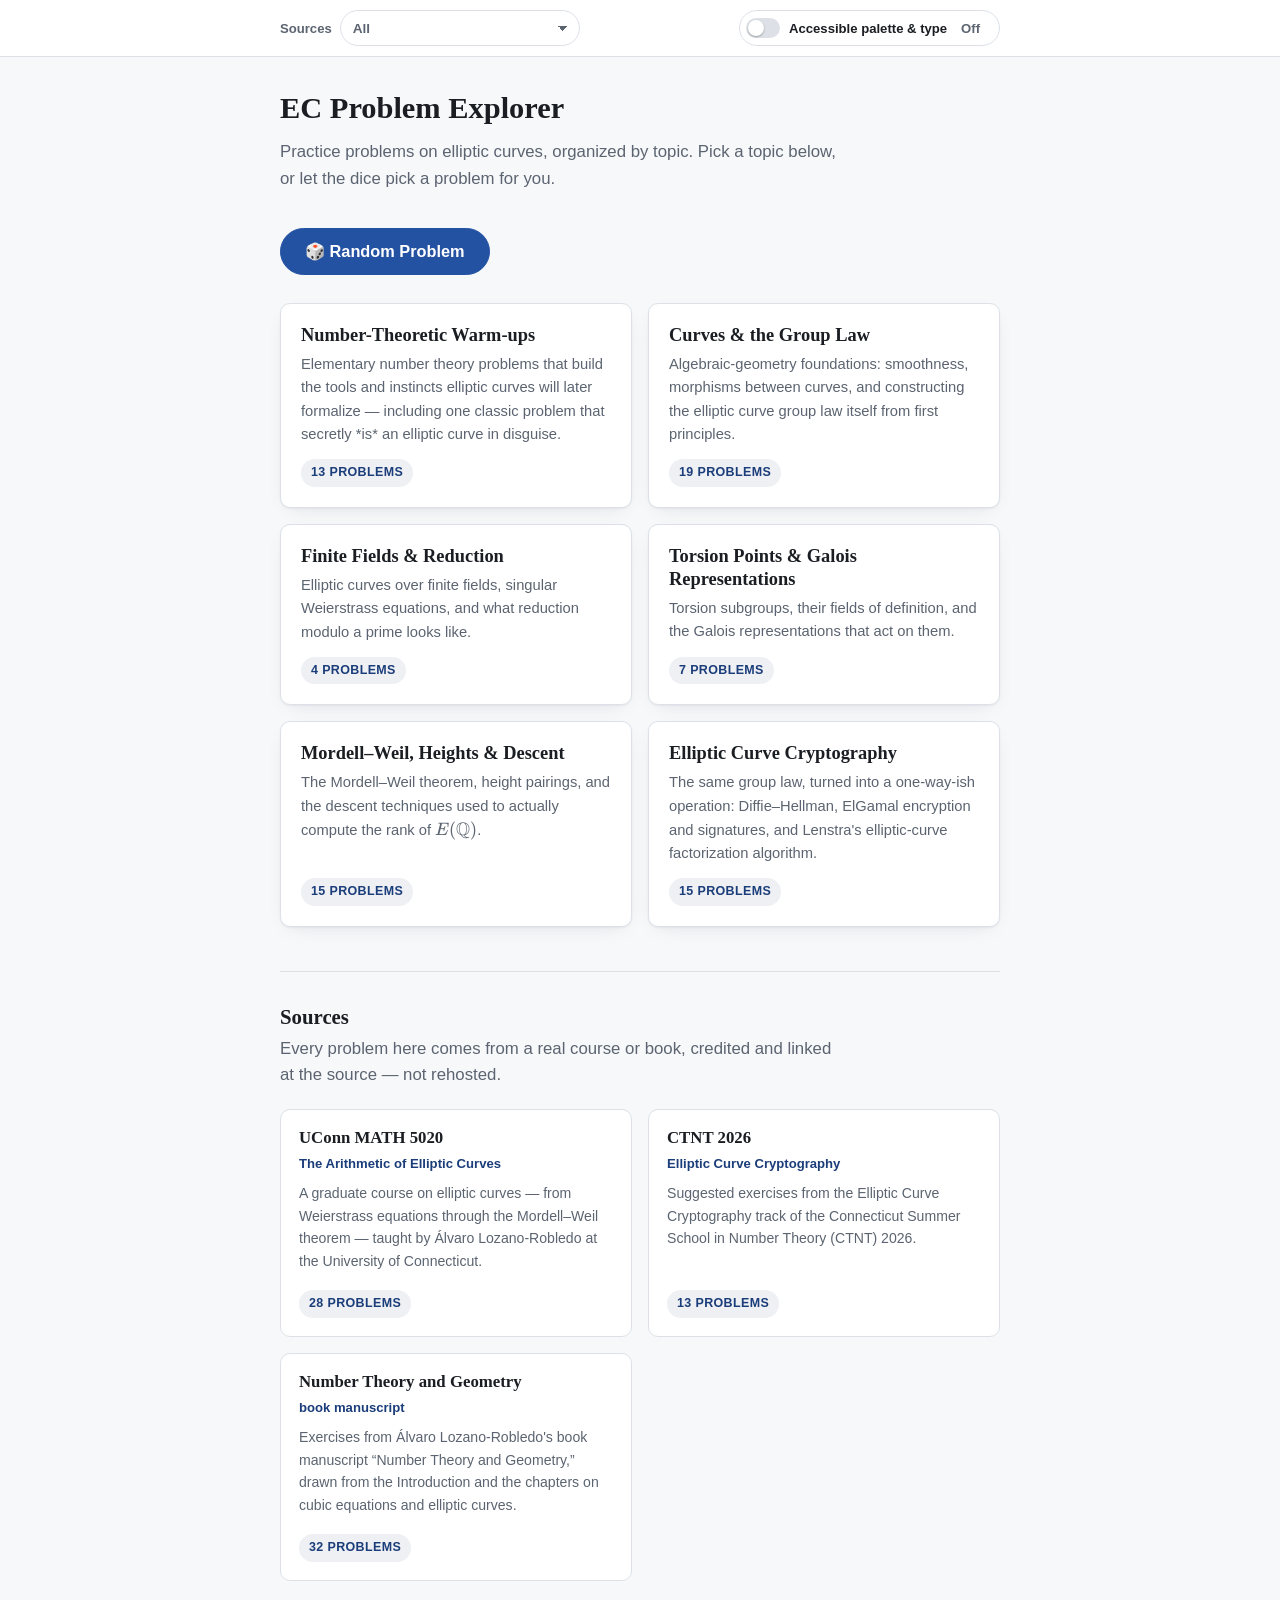
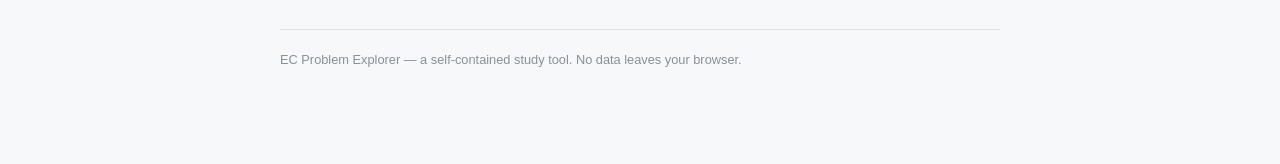
<file: apps/ec-problem-explorer/index.html>
<!DOCTYPE html>
<html lang="en">
<head>
<meta charset="UTF-8">
<meta name="viewport" content="width=device-width, initial-scale=1">
<title>EC Problem Explorer</title>
<meta name="description" content="Browse elliptic curve practice problems by topic, with hints and solutions gated behind a 'have you tried it yet' warning.">
<link rel="stylesheet" href="assets/vendor/katex/katex.min.css">
<link rel="stylesheet" href="assets/css/styles.css">
<script>
// Applies a saved accessible-mode preference before first paint, so
// reloading with it already on doesn't flash the normal palette first.
(function () {
  try {
    if (localStorage.getItem("ec_a11y") === "on") {
      document.documentElement.setAttribute("data-a11y", "on");
    }
  } catch (e) { /* localStorage unavailable (privacy mode, some file:// setups) */ }
})();
</script>
</head>
<body>
<noscript>This app needs JavaScript enabled to display anything — it has no server side to fall back to.</noscript>

<a class="skip-link" href="#app-root">Skip to content</a>

<div class="topbar">
  <div class="topbar-inner">
    <div class="source-filter">
      <label for="source-filter-select" class="source-filter-label">Sources</label>
      <select id="source-filter-select" class="source-filter-select" aria-label="Filter problems by source"></select>
    </div>
    <button id="a11y-toggle" class="a11y-toggle" type="button" aria-pressed="false" aria-label="Accessible palette and type">
      <span class="a11y-toggle-track" aria-hidden="true"><span class="a11y-toggle-thumb"></span></span>
      <span class="a11y-toggle-text" aria-hidden="true">Accessible palette &amp; type</span>
      <span class="a11y-toggle-state" aria-hidden="true">Off</span>
    </button>
  </div>
</div>

<main id="app-root" tabindex="-1" aria-live="polite">
  <!-- Filled in by assets/js/views.js via the router in assets/js/app.js -->
</main>

<!-- Vendored, no CDN: works offline and won't break if a CDN goes down. -->
<script src="assets/vendor/katex/katex.min.js"></script>
<script src="assets/vendor/katex/auto-render.min.js"></script>

<!-- Plain classic scripts (no type="module") so this also runs opened
     directly from disk via file://, where module/fetch requests are
     blocked by the browser's CORS rules. Order matters. -->
<script src="assets/js/data.js"></script>
<script src="assets/js/router.js"></script>
<script src="assets/js/reveal.js"></script>
<script src="assets/js/sourceFilter.js"></script>
<script src="assets/js/views.js"></script>
<script src="assets/js/app.js"></script>
<script src="assets/js/a11y.js"></script>
<script src="https://alozanoroble.github.io/banner.js" defer></script>
<script data-goatcounter="https://alozanoroble.goatcounter.com/count" async src="//gc.zgo.at/count.js"></script>
</body>
</html>
</file>
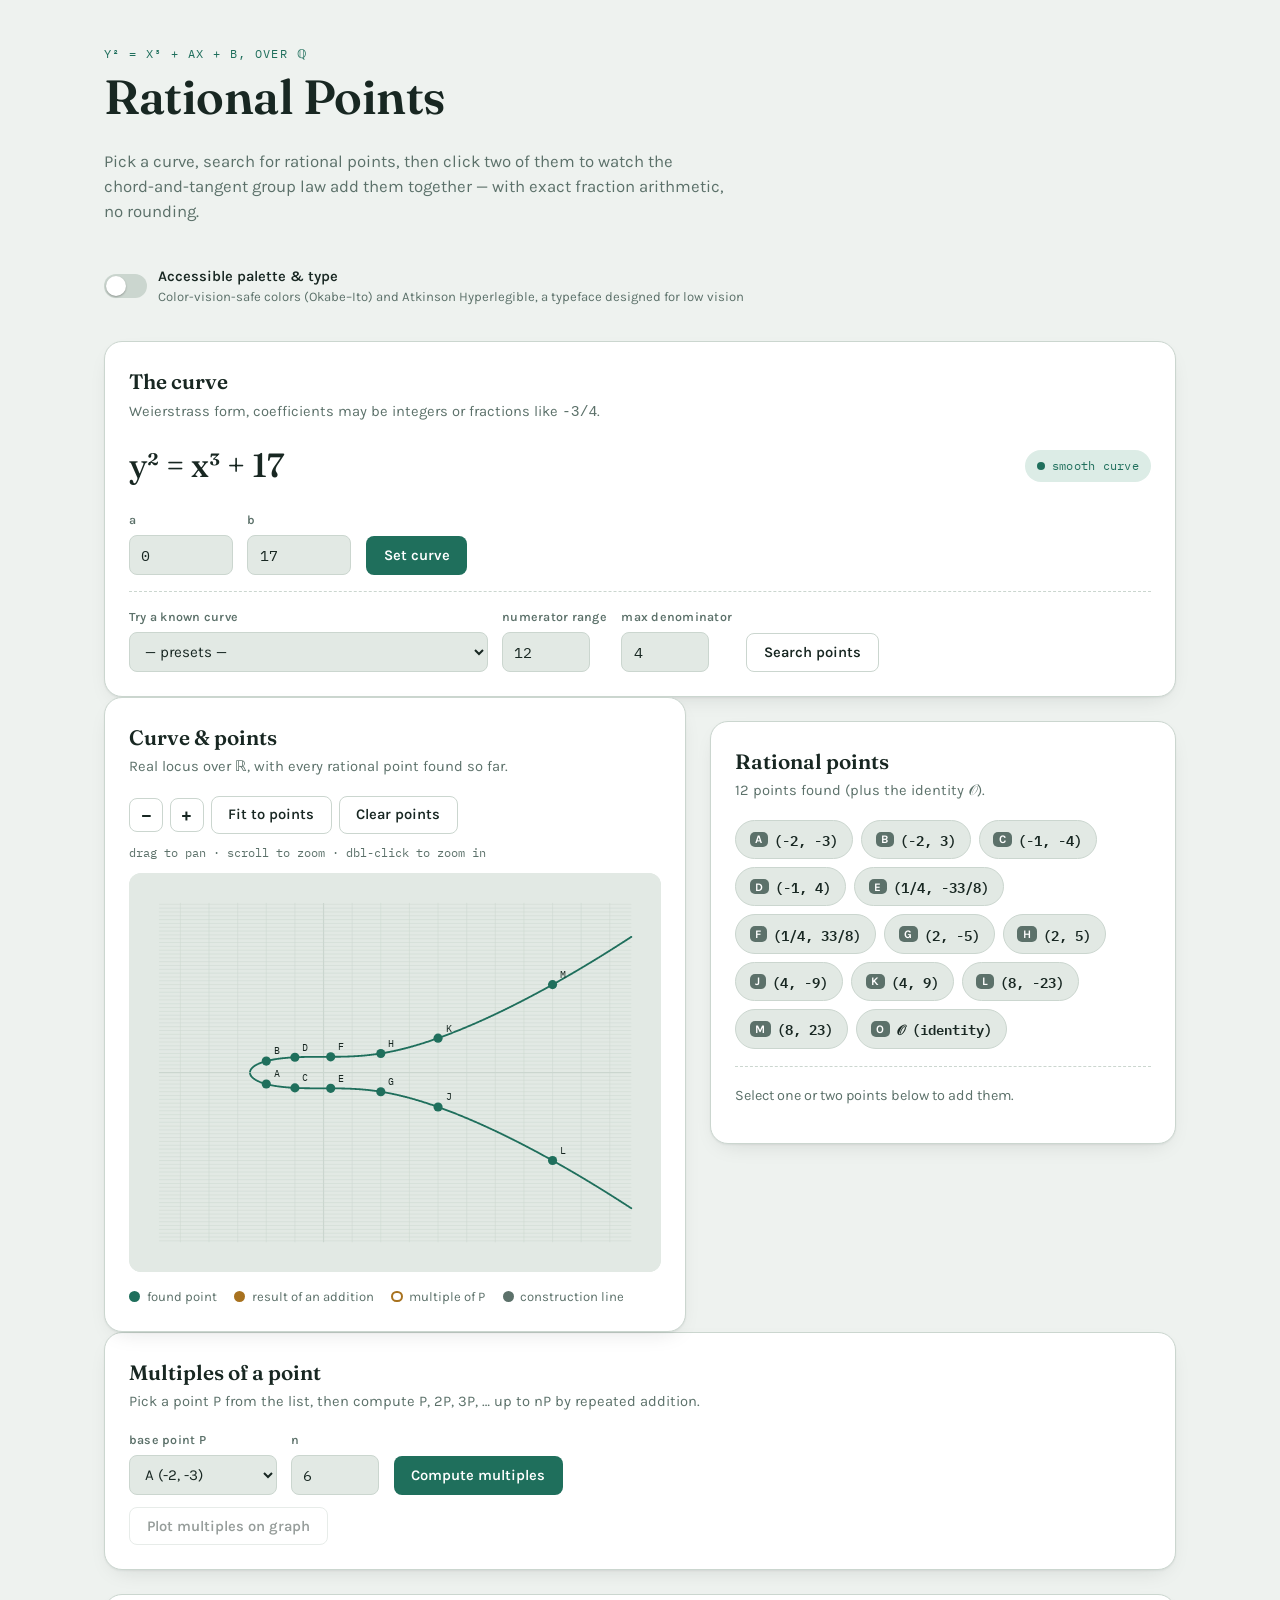
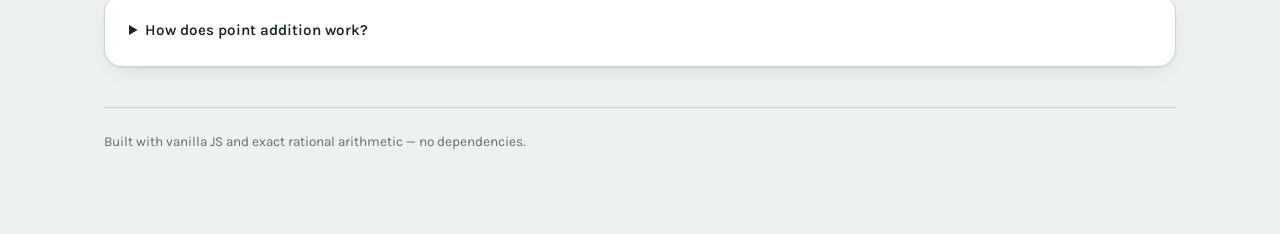
<file: apps/rational-points/index.html>
<!DOCTYPE html>
<html lang="en">
<head>
<meta charset="UTF-8" />
<meta name="viewport" content="width=device-width, initial-scale=1.0" />
<title>Rational Points</title>
<meta name="description" content="Add and multiply rational points on an elliptic curve y² = x³ + ax + b, with exact fraction arithmetic and a live secant/tangent construction." />
<link rel="preconnect" href="https://fonts.googleapis.com">
<link rel="stylesheet" href="https://fonts.googleapis.com/css2?family=Fraunces:opsz,wght@9..144,400;9..144,500;9..144,600;9..144,700&family=Karla:wght@400;500;600;700&family=IBM+Plex+Mono:wght@400;500;600&family=Atkinson+Hyperlegible:ital,wght@0,400;0,700;1,400;1,700&family=JetBrains+Mono:wght@400;500;700&display=swap">
<style>
  :root{
    --bg:#eef2ef;
    --surface:#ffffff;
    --surface-2:#e2e9e4;
    --ink:#182722;
    --muted:#5c716a;
    --line:#cbd6cf;
    --accent:#1f6f5c;
    --accent-soft:#dcece6;
    --accent-ink:#ffffff;
    --gold:#a8721f;
    --gold-soft:#f3e3c8;
    --danger:#a8402a;
    --danger-soft:#f5ddd6;
    --radius-lg:18px;
    --radius-md:12px;
    --radius-sm:8px;
    --font-display:'Fraunces', Georgia, 'Times New Roman', serif;
    --font-body:'Karla', system-ui, -apple-system, 'Segoe UI', sans-serif;
    --font-mono:'IBM Plex Mono', ui-monospace, 'SFMono-Regular', Menlo, monospace;
    --shadow: 0 1px 2px rgba(20,30,26,0.06), 0 8px 24px -12px rgba(20,30,26,0.18);
  }
  @media (prefers-color-scheme: dark){
    :root:not([data-theme="light"]){
      --bg:#0d1513;
      --surface:#141f1c;
      --surface-2:#1b2925;
      --ink:#e6ede9;
      --muted:#93a89f;
      --line:#28372f;
      --accent:#4fd3ac;
      --accent-soft:#173229;
      --accent-ink:#04231c;
      --gold:#f0ac52;
      --gold-soft:#2e2413;
      --danger:#ff8a68;
      --danger-soft:#331e18;
      --shadow: 0 1px 2px rgba(0,0,0,0.3), 0 12px 32px -16px rgba(0,0,0,0.6);
    }
  }
  :root[data-theme="dark"]{
    --bg:#0d1513;
    --surface:#141f1c;
    --surface-2:#1b2925;
    --ink:#e6ede9;
    --muted:#93a89f;
    --line:#28372f;
    --accent:#4fd3ac;
    --accent-soft:#173229;
    --accent-ink:#04231c;
    --gold:#f0ac52;
    --gold-soft:#2e2413;
    --danger:#ff8a68;
    --danger-soft:#331e18;
    --shadow: 0 1px 2px rgba(0,0,0,0.3), 0 12px 32px -16px rgba(0,0,0,0.6);
  }

  /* ---- accessible mode: CVD-safe palette (Okabe–Ito) + Atkinson Hyperlegible ----
     Every color below is chosen to clear WCAG AA (4.5:1) as small TEXT against
     its actual background in this file, not just against plain white/black —
     saturated oranges/reds fail that test, so they're darkened here versus the
     "swatch" hex you'd see in a pure dataviz palette. See the reasoning at
     https://claude.ai/code/artifact/c193469a-c5f2-4721-bc97-06a1c2044e75 */
  :root[data-a11y="on"]{
    --bg:#ffffff;
    --surface:#f7f7f7;
    --surface-2:#efefef;
    --ink:#1a1a1a;
    --muted:#595959;
    --line:#d9d9d9;
    --accent:#0072b2;       /* Okabe–Ito blue — 5.2:1 on white */
    --accent-soft:#dcedf7;
    --accent-ink:#ffffff;
    --gold:#8a5a00;         /* darkened Okabe–Ito orange — 5.9:1 on white */
    --gold-soft:#f5e6c6;
    --danger:#b34d00;       /* darkened Okabe–Ito vermillion — 5.3:1 on white */
    --danger-soft:#fbe2d1;
    --font-display:'Atkinson Hyperlegible', Verdana, 'Segoe UI', Arial, sans-serif;
    --font-body:'Atkinson Hyperlegible', Verdana, 'Segoe UI', Arial, sans-serif;
    --font-mono:'JetBrains Mono', 'IBM Plex Mono', ui-monospace, Consolas, monospace;
  }
  @media (prefers-color-scheme: dark){
    :root[data-a11y="on"]:not([data-theme="light"]){
      --bg:#121212;
      --surface:#1b1b1b;
      --surface-2:#232323;
      --ink:#f2f2f2;
      --muted:#b8b8b8;
      --line:#3a3a3a;
      --accent:#56b4e9;      /* Okabe–Ito sky blue */
      --accent-soft:#123245;
      --accent-ink:#04222e;
      --gold:#f2b33d;
      --gold-soft:#3a2c10;
      --danger:#ff8a5c;
      --danger-soft:#3a1f14;
    }
  }
  :root[data-a11y="on"][data-theme="dark"]{
    --bg:#121212;
    --surface:#1b1b1b;
    --surface-2:#232323;
    --ink:#f2f2f2;
    --muted:#b8b8b8;
    --line:#3a3a3a;
    --accent:#56b4e9;
    --accent-soft:#123245;
    --accent-ink:#04222e;
    --gold:#f2b33d;
    --gold-soft:#3a2c10;
    --danger:#ff8a5c;
    --danger-soft:#3a1f14;
  }
  html[data-a11y="on"] body{
    font-size:17px;
    line-height:1.6;
    letter-spacing:0.01em;
  }

  *{ box-sizing:border-box; }
  html,body{ margin:0; padding:0; }
  body{
    background:var(--bg);
    color:var(--ink);
    font-family:var(--font-body);
    font-size:16px;
    line-height:1.5;
    -webkit-font-smoothing:antialiased;
  }
  .page{
    max-width:1120px;
    margin:0 auto;
    padding:2.75rem 1.5rem 5rem;
  }

  header.hero{
    display:flex;
    flex-direction:column;
    gap:0.6rem;
    margin-bottom:2.25rem;
  }
  .kicker{
    font-family:var(--font-mono);
    font-size:0.78rem;
    letter-spacing:0.11em;
    text-transform:uppercase;
    color:var(--accent);
  }
  h1{
    font-family:var(--font-display);
    font-weight:600;
    font-size:clamp(2.1rem, 4vw, 3rem);
    line-height:1.05;
    margin:0;
    text-wrap:balance;
    letter-spacing:-0.01em;
  }
  .lede{
    max-width:62ch;
    color:var(--muted);
    font-size:1.05rem;
    text-wrap:pretty;
  }

  .a11y-toggle-row{ margin-top:1rem; }
  .a11y-toggle{
    display:inline-flex; align-items:center; gap:0.7rem; cursor:pointer; user-select:none;
  }
  .a11y-toggle input{
    position:absolute; width:1px; height:1px; opacity:0; pointer-events:none;
  }
  .a11y-toggle .track{
    flex:none; width:2.7rem; height:1.55rem; border-radius:999px;
    background:var(--line); position:relative; transition:background 0.15s ease;
  }
  .a11y-toggle .thumb{
    position:absolute; top:2px; left:2px; width:1.25rem; height:1.25rem; border-radius:50%;
    background:var(--surface); box-shadow:0 1px 2px rgba(0,0,0,0.3); transition:transform 0.15s ease;
  }
  .a11y-toggle input:checked + .track{ background:var(--accent); }
  .a11y-toggle input:checked + .track .thumb{ transform:translateX(1.15rem); }
  .a11y-toggle input:focus-visible + .track{ outline:2px solid var(--accent); outline-offset:2px; }
  .a11y-toggle-text{ font-size:0.92rem; font-weight:600; line-height:1.3; }
  .a11y-toggle-sub{ display:block; font-weight:400; color:var(--muted); font-size:0.82rem; margin-top:0.1rem; }

  .card{
    background:var(--surface);
    border:1px solid var(--line);
    border-radius:var(--radius-lg);
    box-shadow:var(--shadow);
    padding:1.5rem;
  }
  .card + .card{ margin-top:1.5rem; }
  .card h2{
    font-family:var(--font-display);
    font-weight:600;
    font-size:1.3rem;
    margin:0 0 0.2rem;
  }
  .card .card-sub{
    color:var(--muted);
    font-size:0.92rem;
    margin:0 0 1.1rem;
  }

  /* --- curve setup --- */
  .equation-row{
    display:flex;
    align-items:center;
    justify-content:space-between;
    flex-wrap:wrap;
    gap:1rem;
    margin-bottom:1.25rem;
  }
  .equation{
    font-family:var(--font-display);
    font-size:clamp(1.5rem, 3vw, 2.1rem);
    font-weight:500;
    font-variant-numeric:tabular-nums;
  }
  .equation sup{ font-size:0.62em; }
  .pill{
    display:inline-flex;
    align-items:center;
    gap:0.4rem;
    font-family:var(--font-mono);
    font-size:0.78rem;
    letter-spacing:0.02em;
    padding:0.35rem 0.7rem;
    border-radius:999px;
    background:var(--accent-soft);
    color:var(--accent);
    border:1px solid transparent;
    white-space:nowrap;
  }
  .pill.bad{ background:var(--danger-soft); color:var(--danger); }
  .pill::before{
    content:"";
    width:0.5rem; height:0.5rem;
    border-radius:50%;
    background:currentColor;
  }

  .field-row{
    display:flex;
    gap:0.9rem;
    flex-wrap:wrap;
    align-items:flex-end;
  }
  .field{
    display:flex;
    flex-direction:column;
    gap:0.35rem;
  }
  .field label{
    font-size:0.78rem;
    color:var(--muted);
    font-weight:600;
    letter-spacing:0.02em;
  }
  input[type="text"], input[type="number"], select{
    font-family:var(--font-mono);
    font-size:0.95rem;
    background:var(--surface-2);
    color:var(--ink);
    border:1px solid var(--line);
    border-radius:var(--radius-sm);
    padding:0.55rem 0.7rem;
    min-width:0;
  }
  input[type="text"]{ width:6.5rem; }
  input[type="number"]{ width:5.5rem; }
  select{ font-family:var(--font-body); padding-right:1.6rem; }
  input:focus-visible, select:focus-visible, button:focus-visible, .chip:focus-visible{
    outline:2px solid var(--accent);
    outline-offset:2px;
  }

  button{
    font-family:var(--font-body);
    font-weight:600;
    font-size:0.92rem;
    border-radius:var(--radius-sm);
    border:1px solid transparent;
    padding:0.6rem 1.05rem;
    cursor:pointer;
    transition:transform 0.08s ease, filter 0.15s ease;
  }
  button.primary{ background:var(--accent); color:var(--accent-ink); }
  button.primary:hover{ filter:brightness(1.06); }
  button.ghost{ background:transparent; color:var(--ink); border-color:var(--line); }
  button.ghost:hover{ background:var(--surface-2); }
  button:disabled{ opacity:0.45; cursor:not-allowed; }
  button:active:not(:disabled){ transform:translateY(1px); }

  .preset-row{
    display:flex; gap:0.9rem; align-items:flex-end; flex-wrap:wrap;
    margin-top:1rem; padding-top:1rem; border-top:1px dashed var(--line);
  }

  details.advanced{ margin-top:1rem; }
  details.advanced summary{
    cursor:pointer; font-size:0.85rem; color:var(--muted); font-weight:600;
    list-style:none;
  }
  details.advanced summary::-webkit-details-marker{ display:none; }
  details.advanced summary::before{ content:"▸ "; }
  details.advanced[open] summary::before{ content:"▾ "; }
  details.advanced .field-row{ margin-top:0.9rem; }

  .error-msg{
    color:var(--danger);
    font-family:var(--font-mono);
    font-size:0.85rem;
    margin-top:0.6rem;
  }

  /* --- workbench --- */
  .workbench{
    display:grid;
    grid-template-columns:1.25fr 1fr;
    gap:1.5rem;
    align-items:start;
  }
  @media (max-width:900px){
    .workbench{ grid-template-columns:1fr; }
  }

  .plot-wrap{ position:relative; }
  svg#plot{
    width:100%; height:auto; display:block; border-radius:var(--radius-md);
    cursor:grab; touch-action:none; background:var(--surface-2);
  }
  svg#plot.dragging{ cursor:grabbing; }
  .plot-toolbar{
    display:flex; justify-content:space-between; align-items:center;
    flex-wrap:wrap; gap:0.6rem; margin-bottom:0.7rem;
  }
  .zoom-controls{ display:flex; gap:0.4rem; align-items:center; flex-wrap:wrap; }
  .btn-icon{
    width:2.15rem; height:2.15rem; padding:0;
    display:inline-flex; align-items:center; justify-content:center;
    font-family:var(--font-mono); font-size:1.1rem; line-height:1;
  }
  .plot-hint{ font-size:0.78rem; color:var(--muted); font-family:var(--font-mono); }
  .legend{
    display:flex; gap:1.1rem; flex-wrap:wrap;
    margin-top:0.9rem; font-size:0.82rem; color:var(--muted);
  }
  .legend span{ display:inline-flex; align-items:center; gap:0.4rem; }
  .swatch{ width:0.7rem; height:0.7rem; border-radius:50%; display:inline-block; }
  .swatch.ring{ background:var(--surface); border:2px solid var(--gold); box-sizing:border-box; }

  .point-list{
    display:flex; flex-wrap:wrap; gap:0.5rem;
    margin-top:0.9rem;
  }
  .chip{
    font-family:var(--font-mono);
    font-size:0.85rem;
    background:var(--surface-2);
    border:1px solid var(--line);
    border-radius:999px;
    padding:0.45rem 0.85rem;
    cursor:pointer;
    display:inline-flex;
    align-items:center;
    gap:0.4rem;
    color:var(--ink);
    transition:border-color 0.12s ease, background 0.12s ease;
  }
  .chip:hover{ border-color:var(--accent); }
  .chip .tag{
    font-family:var(--font-body); font-weight:700; font-size:0.72rem;
    background:var(--muted); color:var(--surface);
    border-radius:5px; padding:0.05rem 0.35rem;
  }
  .chip.selected{ background:var(--accent-soft); border-color:var(--accent); color:var(--accent); }
  .chip.selected .tag{ background:var(--accent); color:var(--accent-ink); }
  .chip.result{ border-color:var(--gold); }
  .chip.result .tag{ background:var(--gold); color:var(--accent-ink); }
  .chip.empty-state{ cursor:default; color:var(--muted); border-style:dashed; }

  .selection-info{
    margin-top:1.1rem;
    padding-top:1.1rem;
    border-top:1px dashed var(--line);
    font-size:0.9rem;
    color:var(--muted);
  }
  .selection-info strong{ color:var(--ink); }
  .action-row{ display:flex; gap:0.7rem; margin-top:0.8rem; flex-wrap:wrap; }

  .result-box{
    margin-top:1rem;
    background:var(--gold-soft);
    border:1px solid color-mix(in srgb, var(--gold) 45%, transparent);
    border-radius:var(--radius-md);
    padding:1rem 1.1rem;
  }
  .result-box .result-eq{
    font-family:var(--font-mono);
    font-size:1.02rem;
    font-weight:600;
    color:var(--ink);
    font-variant-numeric:tabular-nums;
  }
  .result-box .result-dec{
    font-family:var(--font-mono);
    font-size:0.8rem;
    color:var(--muted);
    margin-top:0.3rem;
  }
  .result-box .action-row{ margin-top:0.8rem; }

  /* --- multiples table --- */
  table.mult-table{
    width:100%;
    border-collapse:collapse;
    font-family:var(--font-mono);
    font-size:0.88rem;
    margin-top:1rem;
  }
  table.mult-table th{
    text-align:left;
    font-family:var(--font-body);
    font-weight:600;
    font-size:0.78rem;
    letter-spacing:0.02em;
    color:var(--muted);
    border-bottom:1px solid var(--line);
    padding:0.5rem 0.6rem;
  }
  table.mult-table td{
    padding:0.55rem 0.6rem;
    border-bottom:1px solid var(--line);
    font-variant-numeric:tabular-nums;
    word-break:break-word;
  }
  table.mult-table tr:last-child td{ border-bottom:none; }
  .mult-table .n-col{ color:var(--accent); font-weight:600; width:3.5rem; }
  .table-scroll{ overflow-x:auto; }

  .how-it-works{
    margin-top:0.5rem;
  }
  .how-it-works summary{
    cursor:pointer; font-weight:600; font-size:0.95rem;
  }
  .how-it-works .body{
    margin-top:0.8rem; color:var(--muted); font-size:0.92rem;
  }
  .how-it-works .body p{ margin:0 0 0.7rem; }
  .how-it-works .body p:last-child{ margin-bottom:0; }

  footer{
    margin-top:2.5rem;
    padding-top:1.5rem;
    border-top:1px solid var(--line);
    color:var(--muted);
    font-size:0.85rem;
    display:flex;
    justify-content:space-between;
    flex-wrap:wrap;
    gap:0.5rem;
  }
  footer a{ color:var(--accent); }

  @media (prefers-reduced-motion: reduce){
    *{ transition:none !important; animation:none !important; }
  }
</style>
</head>
<body>
<div class="page">

  <header class="hero">
    <span class="kicker">y² = x³ + ax + b, over ℚ</span>
    <h1>Rational Points</h1>
    <p class="lede">Pick a curve, search for rational points, then click two of them to watch the chord-and-tangent group law add them together — with exact fraction arithmetic, no rounding.</p>
    <div class="a11y-toggle-row">
      <label class="a11y-toggle">
        <input type="checkbox" id="a11yToggle">
        <span class="track" aria-hidden="true"><span class="thumb"></span></span>
        <span class="a11y-toggle-text">Accessible palette &amp; type
          <span class="a11y-toggle-sub">Color-vision-safe colors (Okabe–Ito) and Atkinson Hyperlegible, a typeface designed for low vision</span>
        </span>
      </label>
    </div>
  </header>

  <section class="card" id="curveCard">
    <h2>The curve</h2>
    <p class="card-sub">Weierstrass form, coefficients may be integers or fractions like <code>-3/4</code>.</p>

    <div class="equation-row">
      <div class="equation" id="equationDisplay">y² = x³ + 0x + 17</div>
      <span class="pill" id="curveStatus">smooth curve</span>
    </div>

    <div class="field-row">
      <div class="field">
        <label for="aInput">a</label>
        <input type="text" id="aInput" value="0" inputmode="text" autocomplete="off" spellcheck="false">
      </div>
      <div class="field">
        <label for="bInput">b</label>
        <input type="text" id="bInput" value="17" inputmode="text" autocomplete="off" spellcheck="false">
      </div>
      <button class="primary" id="loadCurveBtn">Set curve</button>
    </div>

    <div class="preset-row">
      <div class="field">
        <label for="presetSelect">Try a known curve</label>
        <select id="presetSelect">
          <option value="">— presets —</option>
          <option value="0,17">y² = x³ + 17 · several small points</option>
          <option value="0,-2">y² = x³ − 2 · one generator, watch it grow</option>
          <option value="-1,0">y² = x³ − x · three 2-torsion points</option>
          <option value="-25,0">y² = x³ − 25x · congruent number curve, n=5</option>
          <option value="1,-1">y² = x³ + x − 1 · rank-1 curve</option>
        </select>
      </div>
      <div class="field">
        <label for="maxNumInput">numerator range</label>
        <input type="number" id="maxNumInput" value="12" min="1" max="60">
      </div>
      <div class="field">
        <label for="maxDenInput">max denominator</label>
        <input type="number" id="maxDenInput" value="4" min="1" max="12">
      </div>
      <button class="ghost" id="searchBtn">Search points</button>
    </div>

    <div class="error-msg" id="curveError" hidden></div>
  </section>

  <div class="workbench">
    <section class="card plot-card">
      <h2>Curve &amp; points</h2>
      <p class="card-sub">Real locus over ℝ, with every rational point found so far.</p>
      <div class="plot-wrap">
        <div class="plot-toolbar">
          <div class="zoom-controls">
            <button type="button" class="ghost btn-icon" id="zoomOutBtn" aria-label="Zoom out">−</button>
            <button type="button" class="ghost btn-icon" id="zoomInBtn" aria-label="Zoom in">+</button>
            <button type="button" class="ghost" id="fitBtn">Fit to points</button>
            <button type="button" class="ghost" id="clearPointsBtn">Clear points</button>
          </div>
          <span class="plot-hint">drag to pan · scroll to zoom · dbl-click to zoom in</span>
        </div>
        <svg id="plot" viewBox="0 0 640 480" preserveAspectRatio="xMidYMid meet" role="img" tabindex="0" aria-label="Plot of the elliptic curve with marked rational points. Drag to pan, scroll to zoom, double-click to zoom in. When focused: arrow keys pan, plus and minus keys zoom, zero resets the view."></svg>
      </div>
      <div class="legend">
        <span><span class="swatch" style="background:var(--accent)"></span>found point</span>
        <span><span class="swatch" style="background:var(--gold)"></span>result of an addition</span>
        <span><span class="swatch ring"></span>multiple of P</span>
        <span><span class="swatch" style="background:var(--muted)"></span>construction line</span>
      </div>
    </section>

    <section class="card list-card">
      <h2>Rational points</h2>
      <p class="card-sub" id="pointCountLabel">Search to populate this list.</p>
      <div class="point-list" id="pointList">
        <span class="chip empty-state">no points yet</span>
      </div>

      <div class="selection-info" id="selectionInfo">Select one or two points below to add them.</div>
      <div class="action-row" id="actionRow"></div>

      <div class="result-box" id="resultBox" hidden>
        <div class="result-eq" id="resultEq"></div>
        <div class="result-dec" id="resultDec"></div>
        <div class="action-row">
          <button class="ghost" id="addResultBtn">Add result to point list</button>
        </div>
      </div>
    </section>
  </div>

  <section class="card" id="multiplesCard">
    <h2>Multiples of a point</h2>
    <p class="card-sub">Pick a point P from the list, then compute P, 2P, 3P, … up to nP by repeated addition.</p>

    <div class="field-row">
      <div class="field">
        <label for="multBaseSelect">base point P</label>
        <select id="multBaseSelect"><option value="">select a point first</option></select>
      </div>
      <div class="field">
        <label for="nInput">n</label>
        <input type="number" id="nInput" value="6" min="1" max="40">
      </div>
      <button class="primary" id="multBtn">Compute multiples</button>
    </div>

    <div class="table-scroll">
      <table class="mult-table" id="multTable" hidden>
        <thead><tr><th>n</th><th>nP</th><th>decimal</th></tr></thead>
        <tbody id="multTableBody"></tbody>
      </table>
    </div>
    <div class="action-row">
      <button class="ghost" id="plotMultBtn" disabled>Plot multiples on graph</button>
    </div>
  </section>

  <details class="how-it-works card">
    <summary>How does point addition work?</summary>
    <div class="body">
      <p>Three points on a Weierstrass curve that lie on a common line always sum to the identity, the point at infinity 𝒪. So to add P and Q: draw the line through them, find the third point R′ where it crosses the curve, then reflect R′ over the x-axis to get P + Q. To double a point P, use the tangent line at P instead of a secant.</p>
      <p>This gives the curve's points the structure of an abelian group. Coordinates are kept as exact fractions throughout (via JavaScript BigInt), so results are never rounded — only the plot is drawn in floating point.</p>
      <p>The point search only checks x = p/q with |p| and q bounded by the numerator range and max denominator above, so it can miss rational points with larger height — it is a demonstration, not a complete search.</p>
    </div>
  </details>

  <footer>
    <span>Built with vanilla JS and exact rational arithmetic — no dependencies.</span>
    <span id="themeNote"></span>
  </footer>

</div>

<script>
(function(){
"use strict";

/* ---------------- exact fraction arithmetic ---------------- */

function gcdBig(a,b){ a = a<0n?-a:a; b = b<0n?-b:b; while(b){ [a,b] = [b, a % b]; } return a; }

class Frac{
  constructor(n, d = 1n){
    if(typeof n === "number") n = BigInt(n);
    if(typeof d === "number") d = BigInt(d);
    if(d === 0n) throw new Error("denominator is zero");
    if(d < 0n){ n = -n; d = -d; }
    const g = gcdBig(n, d) || 1n;
    this.n = n / g;
    this.d = d / g;
  }
  add(o){ return new Frac(this.n*o.d + o.n*this.d, this.d*o.d); }
  sub(o){ return new Frac(this.n*o.d - o.n*this.d, this.d*o.d); }
  mul(o){ return new Frac(this.n*o.n, this.d*o.d); }
  div(o){ if(o.n === 0n) throw new Error("division by zero"); return new Frac(this.n*o.d, this.d*o.n); }
  neg(){ return new Frac(-this.n, this.d); }
  isZero(){ return this.n === 0n; }
  eq(o){ return this.n === o.n && this.d === o.d; }
  cmp(o){ const l = this.n*o.d, r = o.n*this.d; return l<r ? -1 : (l>r ? 1 : 0); }
  toNumber(){ return Number(this.n)/Number(this.d); }
  toString(){ return this.d === 1n ? this.n.toString() : (this.n.toString() + "/" + this.d.toString()); }
}
const F0 = new Frac(0n), F2 = new Frac(2n), F3 = new Frac(3n), F4 = new Frac(4n), F27 = new Frac(27n);

function isqrtBig(n){
  if(n < 0n) return null;
  if(n < 2n) return n;
  let x0 = n, x1 = (x0 + 1n) >> 1n;
  while(x1 < x0){ x0 = x1; x1 = (x0 + n/x0) >> 1n; }
  return x0;
}
function sqrtFrac(f){
  if(f.n < 0n) return null;
  const sn = isqrtBig(f.n); if(sn*sn !== f.n) return null;
  const sd = isqrtBig(f.d); if(sd*sd !== f.d) return null;
  return new Frac(sn, sd);
}
function parseFrac(str){
  str = String(str).trim();
  if(str === "") throw new Error("enter a value");
  const m = str.match(/^(-?\d+)\s*\/\s*(-?\d+)$/);
  if(m) return new Frac(BigInt(m[1]), BigInt(m[2]));
  if(/^-?\d+$/.test(str)) return new Frac(BigInt(str));
  throw new Error("\"" + str + "\" isn't an integer or fraction like -3/4");
}

/* ---------------- curve + group law ---------------- */

const INF = "INF";

function rhs(curve, x){ return x.mul(x).mul(x).add(curve.a.mul(x)).add(curve.b); }
function isSingular(curve){ return curve.a.mul(curve.a).mul(curve.a).mul(F4).add(curve.b.mul(curve.b).mul(F27)).isZero(); }

function negate(P){ return P === INF ? INF : { x: P.x, y: P.y.neg() }; }

function addPoints(P, Q, curve){
  if(P === INF) return Q;
  if(Q === INF) return P;
  if(P.x.eq(Q.x)){
    if(P.y.add(Q.y).isZero()) return INF;
    if(P.y.isZero()) return INF;
    const m = F3.mul(P.x).mul(P.x).add(curve.a).div(F2.mul(P.y));
    const x3 = m.mul(m).sub(F2.mul(P.x));
    const y3 = m.mul(P.x.sub(x3)).sub(P.y);
    return { x: x3, y: y3 };
  }
  const m = Q.y.sub(P.y).div(Q.x.sub(P.x));
  const x3 = m.mul(m).sub(P.x).sub(Q.x);
  const y3 = m.mul(P.x.sub(x3)).sub(P.y);
  return { x: x3, y: y3 };
}

function multiply(P, nBig, curve){
  if(nBig === 0n || P === INF) return INF;
  let neg = false;
  if(nBig < 0n){ neg = true; nBig = -nBig; }
  let result = INF, addend = P, n = nBig;
  while(n > 0n){
    if(n & 1n) result = addPoints(result, addend, curve);
    addend = addPoints(addend, addend, curve);
    n >>= 1n;
  }
  return neg ? negate(result) : result;
}

function searchPoints(curve, maxNum, maxDen, cap){
  const found = [];
  const seen = new Set();
  const MN = BigInt(maxNum), MD = BigInt(maxDen);
  outer:
  for(let q = 1n; q <= MD; q++){
    for(let p = -MN; p <= MN; p++){
      if(gcdBig(p, q) !== 1n) continue;
      const x = new Frac(p, q);
      const y = sqrtFrac(rhs(curve, x));
      if(y === null) continue;
      const k1 = x.toString() + "," + y.toString();
      if(!seen.has(k1)){ seen.add(k1); found.push({ x, y }); if(found.length >= cap) break outer; }
      if(!y.isZero()){
        const yn = y.neg();
        const k2 = x.toString() + "," + yn.toString();
        if(!seen.has(k2)){ seen.add(k2); found.push({ x, y: yn }); if(found.length >= cap) break outer; }
      }
    }
  }
  found.sort((A,B) => A.x.cmp(B.x) || A.y.cmp(B.y));
  return found;
}

/* ---------------- app state ---------------- */

const state = {
  curve: { a: new Frac(0n), b: new Frac(17n) },
  points: [],       // {x:Frac, y:Frac, label, origin:"search"|"sum"}
  selectedIds: [],  // labels currently selected (max 2), INF uses label "O"
  lastResult: null, // {point, label sources, isDouble}
  lastConstruction: null, // {P,Q,thirdRaw} for plotting the secant/tangent
  view: null, // {xmin,xmax,ymin,ymax} visible plot window, null = fit to points on next render
  pointsVisible: true, // toggled off by "Clear points", back on by any action that plots something
  lastMultiples: [], // [{n, label, point}] from the most recent "Compute multiples"
  plottedMultiples: [] // [{n, baseLabel, point}] currently drawn on the plot
};

function nextLabel(){
  const used = new Set(state.points.map(p => p.label));
  const letters = "ABCDEFGHJKLMNPQRSTUVWXYZ";
  for(let round = 1; round < 6; round++){
    for(const ch of letters){
      const cand = round === 1 ? ch : (ch + round);
      if(!used.has(cand)) return cand;
    }
  }
  return "P" + (state.points.length + 1);
}

function findPointByLabel(label){
  if(label === "O") return INF;
  const rec = state.points.find(p => p.label === label);
  return rec ? { x: rec.x, y: rec.y } : null;
}

function addPointToList(P, origin){
  if(P === INF) return "O";
  const existing = state.points.find(p => p.x.eq(P.x) && p.y.eq(P.y));
  if(existing) return existing.label;
  const label = nextLabel();
  state.points.push({ x: P.x, y: P.y, label, origin });
  return label;
}

/* ---------------- DOM refs ---------------- */

const $ = id => document.getElementById(id);
const aInput = $("aInput"), bInput = $("bInput"), loadCurveBtn = $("loadCurveBtn");
const presetSelect = $("presetSelect");
const maxNumInput = $("maxNumInput"), maxDenInput = $("maxDenInput"), searchBtn = $("searchBtn");
const equationDisplay = $("equationDisplay"), curveStatus = $("curveStatus"), curveError = $("curveError");
const pointList = $("pointList"), pointCountLabel = $("pointCountLabel");
const selectionInfo = $("selectionInfo"), actionRow = $("actionRow");
const resultBox = $("resultBox"), resultEq = $("resultEq"), resultDec = $("resultDec"), addResultBtn = $("addResultBtn");
const multBaseSelect = $("multBaseSelect"), nInput = $("nInput"), multBtn = $("multBtn");
const multTable = $("multTable"), multTableBody = $("multTableBody"), plotMultBtn = $("plotMultBtn");
const plotSvg = $("plot");
const zoomInBtn = $("zoomInBtn"), zoomOutBtn = $("zoomOutBtn"), fitBtn = $("fitBtn"), clearPointsBtn = $("clearPointsBtn");
const a11yToggle = $("a11yToggle");

/* ---------------- curve setup ---------------- */

function formatEquation(curve){
  const aStr = curve.a.toString(), bStr = curve.b.toString();
  let mid = "";
  if(!curve.a.isZero()){
    const sign = curve.a.n < 0n ? "−" : "+";
    const mag = curve.a.n < 0n ? curve.a.neg().toString() : aStr;
    mid = " " + sign + " " + (mag === "1" ? "" : mag) + "x";
  }
  let tail = "";
  if(!curve.b.isZero()){
    const sign = curve.b.n < 0n ? "−" : "+";
    const mag = curve.b.n < 0n ? curve.b.neg().toString() : bStr;
    tail = " " + sign + " " + mag;
  }
  return "y² = x³" + mid + tail;
}

function showCurveError(msg){
  curveError.hidden = !msg;
  curveError.textContent = msg || "";
}

function setCurve(a, b){
  const curve = { a, b };
  if(isSingular(curve)){
    showCurveError("This choice of a, b makes the curve singular (4a³ + 27b² = 0) — pick different coefficients.");
    curveStatus.textContent = "singular — pick another";
    curveStatus.classList.add("bad");
    return false;
  }
  showCurveError("");
  curveStatus.textContent = "smooth curve";
  curveStatus.classList.remove("bad");
  state.curve = curve;
  state.points = [];
  state.selectedIds = [];
  state.lastResult = null;
  state.lastConstruction = null;
  state.view = null; // re-fit to the (now empty) point set on next render
  state.pointsVisible = true;
  state.lastMultiples = [];
  state.plottedMultiples = [];
  equationDisplay.textContent = formatEquation(curve);
  aInput.value = a.toString();
  bInput.value = b.toString();
  renderAll();
  return true;
}

loadCurveBtn.addEventListener("click", () => {
  try{
    const a = parseFrac(aInput.value);
    const b = parseFrac(bInput.value);
    setCurve(a, b);
  } catch(e){
    showCurveError(e.message);
  }
});

presetSelect.addEventListener("change", () => {
  if(!presetSelect.value) return;
  const [a, b] = presetSelect.value.split(",");
  setCurve(parseFrac(a), parseFrac(b));
  presetSelect.value = "";
});

searchBtn.addEventListener("click", () => {
  const maxNum = Math.max(1, Math.min(80, parseInt(maxNumInput.value, 10) || 12));
  const maxDen = Math.max(1, Math.min(16, parseInt(maxDenInput.value, 10) || 4));
  const found = searchPoints(state.curve, maxNum, maxDen, 48);
  state.points = found.map(p => ({ x: p.x, y: p.y, label: null, origin: "search" }));
  state.points.forEach(p => { p.label = nextLabel(); state.points.find(q=>q===p); });
  // assign labels in order (nextLabel reads state.points, so build incrementally)
  state.points = [];
  found.forEach(p => {
    const label = nextLabel();
    state.points.push({ x: p.x, y: p.y, label, origin: "search" });
  });
  state.selectedIds = [];
  state.lastResult = null;
  state.lastConstruction = null;
  state.view = null; // re-fit to the newly found points
  state.pointsVisible = true;
  state.lastMultiples = [];
  state.plottedMultiples = [];
  renderAll();
});

/* ---------------- pan & zoom controls ---------------- */

zoomInBtn.addEventListener("click", () => zoomAtCenter(0.8));
zoomOutBtn.addEventListener("click", () => zoomAtCenter(1 / 0.8));
fitBtn.addEventListener("click", () => { fitView(); renderPlot(); });

let dragState = null;

plotSvg.addEventListener("pointerdown", evt => {
  plotSvg.setPointerCapture(evt.pointerId);
  dragState = { pointerId: evt.pointerId, startX: evt.clientX, startY: evt.clientY, startView: { ...state.view } };
  plotSvg.classList.add("dragging");
});
plotSvg.addEventListener("pointermove", evt => {
  if(!dragState || evt.pointerId !== dragState.pointerId || !lastMapper) return;
  const rect = plotSvg.getBoundingClientRect();
  const pxScale = SVG_W / rect.width;
  const dxPixel = (evt.clientX - dragState.startX) * pxScale;
  const dyPixel = (evt.clientY - dragState.startY) * pxScale;
  const dxMath = dxPixel / lastMapper.sx;
  const dyMath = dyPixel / lastMapper.sy;
  const v0 = dragState.startView;
  state.view = clampView({
    xmin: v0.xmin - dxMath, xmax: v0.xmax - dxMath,
    ymin: v0.ymin + dyMath, ymax: v0.ymax + dyMath
  });
  renderPlot();
});
function endDrag(evt){
  if(dragState && evt.pointerId === dragState.pointerId){
    dragState = null;
    plotSvg.classList.remove("dragging");
  }
}
plotSvg.addEventListener("pointerup", endDrag);
plotSvg.addEventListener("pointercancel", endDrag);

plotSvg.addEventListener("wheel", evt => {
  evt.preventDefault();
  const mathPt = clientToMath(evt, plotSvg);
  if(!mathPt) return;
  const factor = evt.deltaY > 0 ? 1.15 : 1 / 1.15;
  zoomAtPoint(factor, mathPt.x, mathPt.y);
}, { passive: false });

plotSvg.addEventListener("dblclick", evt => {
  const mathPt = clientToMath(evt, plotSvg);
  if(!mathPt) return;
  zoomAtPoint(0.55, mathPt.x, mathPt.y);
});

plotSvg.addEventListener("keydown", evt => {
  if(!state.view) return;
  const v = state.view;
  const stepX = (v.xmax - v.xmin) * 0.08;
  const stepY = (v.ymax - v.ymin) * 0.08;
  switch(evt.key){
    case "ArrowLeft": panView(-stepX, 0); evt.preventDefault(); break;
    case "ArrowRight": panView(stepX, 0); evt.preventDefault(); break;
    case "ArrowUp": panView(0, stepY); evt.preventDefault(); break;
    case "ArrowDown": panView(0, -stepY); evt.preventDefault(); break;
    case "+": case "=": zoomAtCenter(0.85); evt.preventDefault(); break;
    case "-": case "_": zoomAtCenter(1 / 0.85); evt.preventDefault(); break;
    case "0": fitView(); renderPlot(); evt.preventDefault(); break;
  }
});

/* ---------------- selection + addition ---------------- */

function toggleSelect(label){
  const idx = state.selectedIds.indexOf(label);
  if(idx !== -1){
    state.selectedIds.splice(idx, 1);
  } else {
    state.selectedIds.push(label);
    if(state.selectedIds.length > 2) state.selectedIds.shift();
  }
  state.lastResult = null;
  state.lastConstruction = null;
  state.pointsVisible = true;
  renderAll();
}

function computeAddition(labelP, labelQ){
  const P = findPointByLabel(labelP);
  const Q = findPointByLabel(labelQ);
  const R = addPoints(P, Q, state.curve);
  state.lastConstruction = (P !== INF && Q !== INF) ? { P, Q, isDouble: labelP === labelQ } : null;
  state.lastResult = { labelP, labelQ, point: R };
  state.pointsVisible = true;
  renderAll();
}

function labelText(label){ return label === "O" ? "𝒪" : label; }
function pointText(label){
  if(label === "O") return "𝒪 (identity)";
  const rec = state.points.find(p => p.label === label);
  return rec ? ("(" + rec.x.toString() + ", " + rec.y.toString() + ")") : label;
}

/* ---------------- rendering: point list & selection ---------------- */

function renderPointList(){
  pointList.innerHTML = "";
  if(state.points.length === 0){
    const span = document.createElement("span");
    span.className = "chip empty-state";
    span.textContent = "no points yet — try “Search points”";
    pointList.appendChild(span);
  } else {
    state.points.forEach(rec => {
      const chip = document.createElement("button");
      chip.type = "button";
      chip.className = "chip" + (state.selectedIds.includes(rec.label) ? " selected" : "") + (rec.origin === "sum" ? " result" : "");
      chip.innerHTML = '<span class="tag">' + rec.label + '</span> (' + rec.x.toString() + ', ' + rec.y.toString() + ')';
      chip.addEventListener("click", () => toggleSelect(rec.label));
      pointList.appendChild(chip);
    });
  }
  // infinity is always selectable
  const infChip = document.createElement("button");
  infChip.type = "button";
  infChip.className = "chip" + (state.selectedIds.includes("O") ? " selected" : "");
  infChip.innerHTML = '<span class="tag">O</span> 𝒪 (identity)';
  infChip.addEventListener("click", () => toggleSelect("O"));
  pointList.appendChild(infChip);

  pointCountLabel.textContent = state.points.length === 0
    ? "Search to populate this list."
    : (state.points.length + " point" + (state.points.length===1?"":"s") + " found (plus the identity 𝒪).");
}

function renderSelection(){
  actionRow.innerHTML = "";
  const [s1, s2] = state.selectedIds;
  if(!s1){
    selectionInfo.innerHTML = "Select one or two points below to add them.";
  } else if(!s2){
    selectionInfo.innerHTML = "Selected <strong>" + labelText(s1) + "</strong> " + pointText(s1) + ". Select another point to add, or double it below.";
    const dbl = document.createElement("button");
    dbl.className = "primary";
    dbl.textContent = "Double: " + labelText(s1) + " + " + labelText(s1);
    dbl.addEventListener("click", () => computeAddition(s1, s1));
    actionRow.appendChild(dbl);
  } else {
    selectionInfo.innerHTML = "Selected <strong>" + labelText(s1) + "</strong> " + pointText(s1) + " and <strong>" + labelText(s2) + "</strong> " + pointText(s2) + ".";
    const add = document.createElement("button");
    add.className = "primary";
    add.textContent = "Add " + labelText(s1) + " + " + labelText(s2);
    add.addEventListener("click", () => computeAddition(s1, s2));
    actionRow.appendChild(add);
  }

  if(state.lastResult){
    const { labelP, labelQ, point } = state.lastResult;
    resultBox.hidden = false;
    const opLabel = labelP === labelQ ? ("2·" + labelText(labelP)) : (labelText(labelP) + " + " + labelText(labelQ));
    if(point === INF){
      resultEq.textContent = opLabel + " = 𝒪 (point at infinity)";
      resultDec.textContent = "these two points are inverses of each other";
    } else {
      resultEq.textContent = opLabel + " = (" + point.x.toString() + ", " + point.y.toString() + ")";
      resultDec.textContent = "≈ (" + point.x.toNumber().toFixed(4) + ", " + point.y.toNumber().toFixed(4) + ")";
    }
  } else {
    resultBox.hidden = true;
  }
}

addResultBtn.addEventListener("click", () => {
  if(!state.lastResult || state.lastResult.point === INF) return;
  addPointToList(state.lastResult.point, "sum");
  renderAll();
});

/* ---------------- multiples ---------------- */

function renderMultBaseOptions(){
  const prev = multBaseSelect.value;
  multBaseSelect.innerHTML = "";
  plotMultBtn.disabled = state.lastMultiples.length === 0;
  if(state.points.length === 0){
    const opt = document.createElement("option");
    opt.value = ""; opt.textContent = "select a point first";
    multBaseSelect.appendChild(opt);
    multBaseSelect.disabled = true;
    return;
  }
  multBaseSelect.disabled = false;
  state.points.forEach(rec => {
    const opt = document.createElement("option");
    opt.value = rec.label;
    opt.textContent = rec.label + "  (" + rec.x.toString() + ", " + rec.y.toString() + ")";
    multBaseSelect.appendChild(opt);
  });
  if(state.points.some(p => p.label === prev)) multBaseSelect.value = prev;
}

multBtn.addEventListener("click", () => {
  const label = multBaseSelect.value;
  if(!label) return;
  const P = findPointByLabel(label);
  const n = Math.max(1, Math.min(60, parseInt(nInput.value, 10) || 1));
  multTableBody.innerHTML = "";
  const computed = [];
  let running = INF;
  for(let k = 1; k <= n; k++){
    running = addPoints(running, P, state.curve);
    computed.push({ n: k, baseLabel: label, point: running });
    const tr = document.createElement("tr");
    const nCell = document.createElement("td");
    nCell.className = "n-col";
    nCell.textContent = k + "·" + label;
    const ptCell = document.createElement("td");
    const decCell = document.createElement("td");
    if(running === INF){
      ptCell.textContent = "𝒪";
      decCell.textContent = "—";
    } else {
      ptCell.textContent = "(" + running.x.toString() + ", " + running.y.toString() + ")";
      decCell.textContent = "(" + running.x.toNumber().toFixed(4) + ", " + running.y.toNumber().toFixed(4) + ")";
    }
    tr.appendChild(nCell); tr.appendChild(ptCell); tr.appendChild(decCell);
    multTableBody.appendChild(tr);
  }
  multTable.hidden = false;
  state.lastMultiples = computed;
  state.plottedMultiples = [];
  plotMultBtn.disabled = false;
});

plotMultBtn.addEventListener("click", () => {
  state.plottedMultiples = state.lastMultiples.filter(m => m.point !== INF);
  state.pointsVisible = true;
  fitView();
  renderPlot();
});

clearPointsBtn.addEventListener("click", () => {
  state.pointsVisible = false;
  state.plottedMultiples = [];
  renderPlot();
});

/* ---------------- plot ---------------- */

const SVG_W = 640, SVG_H = 480, PAD = 36;
const MIN_SPAN = 0.02, MAX_SPAN = 4000;
let lastMapper = null; // {X,Y,sx,sy,offX,offY} from the most recent renderPlot(), used to invert pixel -> math coords

function clampView(v){
  let spanX = v.xmax - v.xmin, spanY = v.ymax - v.ymin;
  if(spanX < MIN_SPAN){ const c=(v.xmin+v.xmax)/2; v.xmin=c-MIN_SPAN/2; v.xmax=c+MIN_SPAN/2; }
  if(spanX > MAX_SPAN){ const c=(v.xmin+v.xmax)/2; v.xmin=c-MAX_SPAN/2; v.xmax=c+MAX_SPAN/2; }
  if(spanY < MIN_SPAN){ const c=(v.ymin+v.ymax)/2; v.ymin=c-MIN_SPAN/2; v.ymax=c+MIN_SPAN/2; }
  if(spanY > MAX_SPAN){ const c=(v.ymin+v.ymax)/2; v.ymin=c-MAX_SPAN/2; v.ymax=c+MAX_SPAN/2; }
  return v;
}

function fitView(){
  const extra = state.plottedMultiples.map(m => m.point);
  state.view = computeBounds(state.curve, state.points.concat(extra));
}

function zoomAtPoint(factor, mx, my){
  const v = state.view;
  state.view = clampView({
    xmin: mx - (mx - v.xmin) * factor,
    xmax: mx + (v.xmax - mx) * factor,
    ymin: my - (my - v.ymin) * factor,
    ymax: my + (v.ymax - my) * factor
  });
  renderPlot();
}

function zoomAtCenter(factor){
  const v = state.view;
  zoomAtPoint(factor, (v.xmin + v.xmax) / 2, (v.ymin + v.ymax) / 2);
}

function panView(dx, dy){
  const v = state.view;
  state.view = clampView({ xmin: v.xmin + dx, xmax: v.xmax + dx, ymin: v.ymin + dy, ymax: v.ymax + dy });
  renderPlot();
}

function clientToMath(evt, svg){
  const rect = svg.getBoundingClientRect();
  const pxScale = SVG_W / rect.width;
  const svgX = (evt.clientX - rect.left) * pxScale;
  const svgY = (evt.clientY - rect.top) * pxScale;
  if(!lastMapper || !state.view) return null;
  return {
    x: state.view.xmin + (svgX - lastMapper.offX) / lastMapper.sx,
    y: state.view.ymax - (svgY - lastMapper.offY) / lastMapper.sy
  };
}

function computeBounds(curve, points){
  let xs = points.map(p => p.x.toNumber());
  let xmin = xs.length ? Math.min(...xs) : -3;
  let xmax = xs.length ? Math.max(...xs) : 3;
  xmin = Math.min(xmin, -3); xmax = Math.max(xmax, 3);
  const spanPad = Math.max(1, (xmax - xmin) * 0.25);
  xmin -= spanPad; xmax += spanPad;

  // sample to find y-range
  let ymax = 1;
  const N = 300;
  for(let i = 0; i <= N; i++){
    const x = xmin + (xmax - xmin) * i / N;
    const v = x*x*x + curve.a.toNumber()*x + curve.b.toNumber();
    if(v > 0) ymax = Math.max(ymax, Math.sqrt(v));
  }
  const ys = points.map(p => Math.abs(p.y.toNumber()));
  if(ys.length) ymax = Math.max(ymax, ...ys);
  ymax *= 1.25;

  return { xmin, xmax, ymin: -ymax, ymax };
}

function makeMapper(bounds){
  // x and y are scaled independently so the plot always fills the available
  // area — these curves have y growing much faster than x (y ~ x^1.5), and
  // an equal-aspect fit would squeeze everything into a thin vertical sliver.
  // Straight lines (the secant/tangent construction) stay straight under
  // this kind of independent linear scaling, just not at their true angle.
  const { xmin, xmax, ymin, ymax } = bounds;
  const innerW = SVG_W - 2*PAD, innerH = SVG_H - 2*PAD;
  const sx = innerW / (xmax - xmin);
  const sy = innerH / (ymax - ymin);
  const offX = PAD, offY = PAD;
  return {
    X: x => offX + (x - xmin) * sx,
    Y: y => offY + (ymax - y) * sy,
    sx, sy, offX, offY
  };
}

function svgEl(tag, attrs){
  const el = document.createElementNS("http://www.w3.org/2000/svg", tag);
  for(const k in attrs) el.setAttribute(k, attrs[k]);
  return el;
}

function renderPlot(){
  plotSvg.innerHTML = "";
  plotSvg.setAttribute("viewBox", "0 0 " + SVG_W + " " + SVG_H);
  const curve = state.curve;
  if(!state.view) fitView();
  const bounds = state.view;
  const M = makeMapper(bounds);
  lastMapper = M;
  const css = getComputedStyle(document.documentElement);
  const col = name => css.getPropertyValue(name).trim();

  const bg = svgEl("rect", { x:0, y:0, width:SVG_W, height:SVG_H, fill: col("--surface-2"), rx: 14 });
  plotSvg.appendChild(bg);

  // grid
  const grid = svgEl("g", {});
  const gxStart = Math.ceil(bounds.xmin), gxEnd = Math.floor(bounds.xmax);
  const gyStart = Math.ceil(bounds.ymin), gyEnd = Math.floor(bounds.ymax);
  for(let gx = gxStart; gx <= gxEnd; gx++){
    const x = M.X(gx);
    grid.appendChild(svgEl("line", { x1:x, y1:PAD, x2:x, y2:SVG_H-PAD, stroke: col("--line"), "stroke-width": gx===0?1.4:0.6 }));
  }
  for(let gy = gyStart; gy <= gyEnd; gy++){
    const y = M.Y(gy);
    grid.appendChild(svgEl("line", { x1:PAD, y1:y, x2:SVG_W-PAD, y2:y, stroke: col("--line"), "stroke-width": gy===0?1.4:0.6 }));
  }
  plotSvg.appendChild(grid);

  // curve branches: sample densely, break path on sign change
  const a = curve.a.toNumber(), b = curve.b.toNumber();
  const N = 700;
  let upperPath = "", lowerPath = "";
  let upperOpen = false, lowerOpen = false;
  for(let i = 0; i <= N; i++){
    const x = bounds.xmin + (bounds.xmax - bounds.xmin) * i / N;
    const v = x*x*x + a*x + b;
    if(v >= 0){
      const y = Math.sqrt(v);
      const px = M.X(x), pyU = M.Y(y), pyL = M.Y(-y);
      upperPath += (upperOpen ? "L" : "M") + px.toFixed(2) + "," + pyU.toFixed(2) + " ";
      lowerPath += (lowerOpen ? "L" : "M") + px.toFixed(2) + "," + pyL.toFixed(2) + " ";
      upperOpen = true; lowerOpen = true;
    } else {
      upperOpen = false; lowerOpen = false;
    }
  }
  const curveGroup = svgEl("g", { fill:"none", stroke: col("--accent"), "stroke-width": 2.2, "stroke-linecap":"round", "stroke-linejoin":"round" });
  curveGroup.appendChild(svgEl("path", { d: upperPath }));
  curveGroup.appendChild(svgEl("path", { d: lowerPath }));
  plotSvg.appendChild(curveGroup);

  // axes labels area is skipped for simplicity; grid + points communicate scale

  if(state.pointsVisible){

    // construction line (secant/tangent) for the last computed addition
    if(state.lastConstruction){
      const { P, Q } = state.lastConstruction;
      const x1 = P.x.toNumber(), y1 = P.y.toNumber();
      const x2 = Q.x.toNumber(), y2 = Q.y.toNumber();
      let m;
      if(state.lastConstruction.isDouble){
        m = (3*x1*x1 + a) / (2*y1);
      } else {
        m = (y2 - y1) / (x2 - x1);
      }
      const lineFn = x => y1 + m*(x - x1);
      const gx1 = bounds.xmin, gx2 = bounds.xmax;
      const line = svgEl("line", {
        x1: M.X(gx1), y1: M.Y(lineFn(gx1)), x2: M.X(gx2), y2: M.Y(lineFn(gx2)),
        stroke: col("--muted"), "stroke-width": 1.4, "stroke-dasharray": "5 4"
      });
      plotSvg.appendChild(line);

      if(state.lastResult && state.lastResult.point !== INF){
        const R = state.lastResult.point;
        const rx = R.x.toNumber(), ry = R.y.toNumber();
        const reflect = svgEl("line", {
          x1: M.X(rx), y1: M.Y(-ry), x2: M.X(rx), y2: M.Y(ry),
          stroke: col("--gold"), "stroke-width": 1.4, "stroke-dasharray": "3 3"
        });
        plotSvg.appendChild(reflect);
      }
    }

    // points found by search or added from a computed sum
    state.points.forEach(rec => {
      const px = M.X(rec.x.toNumber()), py = M.Y(rec.y.toNumber());
      const isSelected = state.selectedIds.includes(rec.label);
      const isResultOrigin = rec.origin === "sum";
      const g = svgEl("g", {});
      g.appendChild(svgEl("circle", {
        cx: px, cy: py, r: isSelected ? 7.5 : 5.5,
        fill: isResultOrigin ? col("--gold") : col("--accent"),
        stroke: isSelected ? col("--ink") : "none",
        "stroke-width": 2
      }));
      const lbl = svgEl("text", {
        x: px + 9, y: py - 8, "font-family": "IBM Plex Mono, monospace",
        "font-size": 12, fill: col("--ink")
      });
      lbl.textContent = rec.label;
      g.appendChild(lbl);
      plotSvg.appendChild(g);
    });

    // multiples of a point, plotted on request from the "Multiples" panel
    if(state.plottedMultiples.length){
      let path = "";
      state.plottedMultiples.forEach((m, i) => {
        const px = M.X(m.point.x.toNumber()), py = M.Y(m.point.y.toNumber());
        path += (i === 0 ? "M" : "L") + px.toFixed(2) + "," + py.toFixed(2) + " ";
      });
      plotSvg.appendChild(svgEl("path", {
        d: path, fill: "none", stroke: col("--gold"), "stroke-width": 1.2, "stroke-dasharray": "2 4", opacity: 0.7
      }));
      state.plottedMultiples.forEach(m => {
        const px = M.X(m.point.x.toNumber()), py = M.Y(m.point.y.toNumber());
        const g = svgEl("g", {});
        g.appendChild(svgEl("circle", {
          cx: px, cy: py, r: 5, fill: col("--surface"), stroke: col("--gold"), "stroke-width": 2
        }));
        const lbl = svgEl("text", {
          x: px + 8, y: py - 7, "font-family": "IBM Plex Mono, monospace",
          "font-size": 11, fill: col("--gold")
        });
        lbl.textContent = m.n + "·" + m.baseLabel;
        g.appendChild(lbl);
        plotSvg.appendChild(g);
      });
    }

    // highlight result if not yet added to list
    if(state.lastResult && state.lastResult.point !== INF){
      const already = state.points.some(p => p.x.eq(state.lastResult.point.x) && p.y.eq(state.lastResult.point.y));
      if(!already){
        const R = state.lastResult.point;
        const px = M.X(R.x.toNumber()), py = M.Y(R.y.toNumber());
        const star = svgEl("circle", { cx: px, cy: py, r: 7, fill: col("--gold"), stroke: col("--ink"), "stroke-width": 2 });
        plotSvg.appendChild(star);
        const lbl = svgEl("text", { x: px + 9, y: py - 8, "font-family": "IBM Plex Mono, monospace", "font-size": 12, fill: col("--ink") });
        lbl.textContent = "result";
        plotSvg.appendChild(lbl);
      }
    }
  }
}

/* ---------------- top-level render ---------------- */

function renderAll(){
  renderPointList();
  renderSelection();
  renderMultBaseOptions();
  renderPlot();
}

/* ---------------- accessible mode toggle ---------------- */

const A11Y_KEY = "rationalPoints.a11y";

function applyA11y(on){
  if(on) document.documentElement.setAttribute("data-a11y", "on");
  else document.documentElement.removeAttribute("data-a11y");
  a11yToggle.checked = on;
}

let storedA11y = "0";
try{ storedA11y = localStorage.getItem(A11Y_KEY) || "0"; } catch(e){}
applyA11y(storedA11y === "1");

a11yToggle.addEventListener("change", () => {
  applyA11y(a11yToggle.checked);
  try{ localStorage.setItem(A11Y_KEY, a11yToggle.checked ? "1" : "0"); } catch(e){}
  renderPlot(); // SVG colors are baked in as resolved strings, so it needs a fresh render
});

/* ---------------- init ---------------- */

setCurve(state.curve.a, state.curve.b);
searchBtn.click();

})();
</script>
<script src="https://alozanoroble.github.io/banner.js" defer></script>
<script data-goatcounter="https://alozanoroble.goatcounter.com/count" async src="//gc.zgo.at/count.js"></script>
</body>
</html>
</file>
<file: apps/ec-problem-explorer/assets/css/styles.css>
/* EC Problem Explorer — styles.
   System fonts only (no webfont/CDN dependency, consistent with the
   vendored-KaTeX, zero-CDN philosophy of the rest of the app) — except
   Atkinson Hyperlegible below, which is also vendored locally and used
   only when accessible mode is switched on. */

/* ---- Atkinson Hyperlegible (vendored; accessible-mode only) ----
   Same two-subset-per-style structure Google Fonts itself serves this
   family in; unicode-range lets the browser fetch only what it needs. */
@font-face {
  font-family: "Atkinson Hyperlegible";
  font-style: normal;
  font-weight: 400;
  font-display: swap;
  src: url("../vendor/atkinson-hyperlegible/AtkinsonHyperlegible-Regular-latinext.woff2") format("woff2");
  unicode-range: U+0100-02BA, U+02BD-02C5, U+02C7-02CC, U+02CE-02D7, U+02DD-02FF, U+0304, U+0308, U+0329, U+1D00-1DBF, U+1E00-1E9F, U+1EF2-1EFF, U+2020, U+20A0-20AB, U+20AD-20C0, U+2113, U+2C60-2C7F, U+A720-A7FF;
}
@font-face {
  font-family: "Atkinson Hyperlegible";
  font-style: normal;
  font-weight: 400;
  font-display: swap;
  src: url("../vendor/atkinson-hyperlegible/AtkinsonHyperlegible-Regular-latin.woff2") format("woff2");
  unicode-range: U+0000-00FF, U+0131, U+0152-0153, U+02BB-02BC, U+02C6, U+02DA, U+02DC, U+0304, U+0308, U+0329, U+2000-206F, U+20AC, U+2122, U+2191, U+2193, U+2212, U+2215, U+FEFF, U+FFFD;
}
@font-face {
  font-family: "Atkinson Hyperlegible";
  font-style: italic;
  font-weight: 400;
  font-display: swap;
  src: url("../vendor/atkinson-hyperlegible/AtkinsonHyperlegible-Italic-latinext.woff2") format("woff2");
  unicode-range: U+0100-02BA, U+02BD-02C5, U+02C7-02CC, U+02CE-02D7, U+02DD-02FF, U+0304, U+0308, U+0329, U+1D00-1DBF, U+1E00-1E9F, U+1EF2-1EFF, U+2020, U+20A0-20AB, U+20AD-20C0, U+2113, U+2C60-2C7F, U+A720-A7FF;
}
@font-face {
  font-family: "Atkinson Hyperlegible";
  font-style: italic;
  font-weight: 400;
  font-display: swap;
  src: url("../vendor/atkinson-hyperlegible/AtkinsonHyperlegible-Italic-latin.woff2") format("woff2");
  unicode-range: U+0000-00FF, U+0131, U+0152-0153, U+02BB-02BC, U+02C6, U+02DA, U+02DC, U+0304, U+0308, U+0329, U+2000-206F, U+20AC, U+2122, U+2191, U+2193, U+2212, U+2215, U+FEFF, U+FFFD;
}
@font-face {
  font-family: "Atkinson Hyperlegible";
  font-style: normal;
  font-weight: 700;
  font-display: swap;
  src: url("../vendor/atkinson-hyperlegible/AtkinsonHyperlegible-Bold-latinext.woff2") format("woff2");
  unicode-range: U+0100-02BA, U+02BD-02C5, U+02C7-02CC, U+02CE-02D7, U+02DD-02FF, U+0304, U+0308, U+0329, U+1D00-1DBF, U+1E00-1E9F, U+1EF2-1EFF, U+2020, U+20A0-20AB, U+20AD-20C0, U+2113, U+2C60-2C7F, U+A720-A7FF;
}
@font-face {
  font-family: "Atkinson Hyperlegible";
  font-style: normal;
  font-weight: 700;
  font-display: swap;
  src: url("../vendor/atkinson-hyperlegible/AtkinsonHyperlegible-Bold-latin.woff2") format("woff2");
  unicode-range: U+0000-00FF, U+0131, U+0152-0153, U+02BB-02BC, U+02C6, U+02DA, U+02DC, U+0304, U+0308, U+0329, U+2000-206F, U+20AC, U+2122, U+2191, U+2193, U+2212, U+2215, U+FEFF, U+FFFD;
}
@font-face {
  font-family: "Atkinson Hyperlegible";
  font-style: italic;
  font-weight: 700;
  font-display: swap;
  src: url("../vendor/atkinson-hyperlegible/AtkinsonHyperlegible-BoldItalic-latinext.woff2") format("woff2");
  unicode-range: U+0100-02BA, U+02BD-02C5, U+02C7-02CC, U+02CE-02D7, U+02DD-02FF, U+0304, U+0308, U+0329, U+1D00-1DBF, U+1E00-1E9F, U+1EF2-1EFF, U+2020, U+20A0-20AB, U+20AD-20C0, U+2113, U+2C60-2C7F, U+A720-A7FF;
}
@font-face {
  font-family: "Atkinson Hyperlegible";
  font-style: italic;
  font-weight: 700;
  font-display: swap;
  src: url("../vendor/atkinson-hyperlegible/AtkinsonHyperlegible-BoldItalic-latin.woff2") format("woff2");
  unicode-range: U+0000-00FF, U+0131, U+0152-0153, U+02BB-02BC, U+02C6, U+02DA, U+02DC, U+0304, U+0308, U+0329, U+2000-206F, U+20AC, U+2122, U+2191, U+2193, U+2212, U+2215, U+FEFF, U+FFFD;
}

:root {
  --bg: #f7f8fa;
  --surface: #ffffff;
  --surface-2: #eef0f4;
  --ink: #1a1d22;
  --ink-muted: #5b6470;
  --ink-faint: #889098;
  --line: #dde1e7;
  --accent: #2452a3;
  --accent-ink: #1b3d7a;
  --accent-contrast: #ffffff;
  --tone-hint: #0f766e;
  --tone-hint-bg: #e8f4f2;
  --tone-solution: #9a3412;
  --tone-solution-bg: #fbeee6;
  --shadow: 0 1px 2px rgba(20, 30, 50, 0.05), 0 6px 20px -10px rgba(20, 30, 50, 0.15);
  --radius: 10px;
  --font-body: -apple-system, "Segoe UI", Roboto, Helvetica, Arial, sans-serif;
  --font-heading: Georgia, "Times New Roman", Cambria, serif;
  --body-line-height: 1.6;
}

@media (prefers-color-scheme: dark) {
  :root:not([data-a11y="on"]) {
    --bg: #14171c;
    --surface: #1b1f26;
    --surface-2: #232833;
    --ink: #e8eaed;
    --ink-muted: #9aa3ad;
    --ink-faint: #6b7480;
    --line: #2c323d;
    --accent: #7aa2e3;
    --accent-ink: #a9c3ee;
    --accent-contrast: #0e1116;
    --tone-hint: #4fbfa8;
    --tone-hint-bg: #172a27;
    --tone-solution: #e0965a;
    --tone-solution-bg: #2c2016;
    --shadow: 0 1px 2px rgba(0, 0, 0, 0.3), 0 6px 20px -10px rgba(0, 0, 0, 0.5);
  }
}

/* ---- Accessible mode: color-vision-safe palette (Okabe–Ito) + Atkinson
   Hyperlegible type. The three semantic hues (accent/hint/solution) are
   drawn from Okabe–Ito specifically because that palette is documented to
   stay mutually distinguishable under protanopia, deuteranopia, and
   tritanopia — not just "probably fine" colors. Text contrast is pushed
   toward AAA (near-black-on-white / near-white-on-black) as a second,
   independent accessibility axis alongside hue-safety. */
:root[data-a11y="on"] {
  --bg: #ffffff;
  --surface: #ffffff;
  --surface-2: #ececec;
  --ink: #000000;
  --ink-muted: #3a3a3a;
  --ink-faint: #595959;
  --line: #767676;
  --accent: #0072b2;
  --accent-ink: #00507c;
  --accent-contrast: #ffffff;
  --tone-hint: #007a58;
  --tone-hint-bg: #e1f4ee;
  --tone-solution: #ad4c00;
  --tone-solution-bg: #fbe9dc;
  --shadow: 0 1px 2px rgba(0, 0, 0, 0.15), 0 6px 20px -10px rgba(0, 0, 0, 0.3);
  --font-body: "Atkinson Hyperlegible", -apple-system, "Segoe UI", Roboto, Helvetica, Arial, sans-serif;
  --font-heading: "Atkinson Hyperlegible", -apple-system, "Segoe UI", Roboto, Helvetica, Arial, sans-serif;
  --body-line-height: 1.7;
}

@media (prefers-color-scheme: dark) {
  :root[data-a11y="on"] {
    --bg: #000000;
    --surface: #0a0a0a;
    --surface-2: #1c1c1c;
    --ink: #ffffff;
    --ink-muted: #d9d9d9;
    --ink-faint: #b3b3b3;
    --line: #8f8f8f;
    --accent: #56b4e9;
    --accent-ink: #8ad0f5;
    --accent-contrast: #00131c;
    --tone-hint: #4ddba8;
    --tone-hint-bg: #072019;
    --tone-solution: #ff9d4d;
    --tone-solution-bg: #291505;
    --shadow: 0 1px 2px rgba(0, 0, 0, 0.4), 0 6px 20px -10px rgba(0, 0, 0, 0.6);
  }
}

* { box-sizing: border-box; }

html { -webkit-text-size-adjust: 100%; }

body {
  margin: 0;
  background: var(--bg);
  color: var(--ink);
  font-family: var(--font-body);
  font-size: 16px;
  line-height: var(--body-line-height);
}

h1, h2, h3 {
  font-family: var(--font-heading);
  font-weight: 700;
  line-height: 1.25;
  margin: 0 0 0.4em;
}
h1 { font-size: 1.9rem; }
h2 { font-size: 1.4rem; }

p { margin: 0 0 1em; }

a { color: var(--accent-ink); text-decoration-color: var(--line); text-underline-offset: 3px; }
a:hover { text-decoration-color: currentColor; }

:focus-visible {
  outline: 2px solid var(--accent);
  outline-offset: 2px;
  border-radius: 3px;
}

.skip-link {
  position: absolute;
  left: -999px;
  top: 0;
  background: var(--accent);
  color: var(--accent-contrast);
  padding: 10px 16px;
  z-index: 10;
  border-radius: 0 0 6px 0;
}
.skip-link:focus { left: 0; }

#app-root {
  max-width: 760px;
  margin: 0 auto;
  padding: 32px 20px 80px;
}
#app-root:focus { outline: none; }

/* ---------------------------------------------------------------- header */
.view-header { margin-bottom: 28px; }
.view-lede { color: var(--ink-muted); font-size: 1.05rem; max-width: 60ch; }
.filter-banner {
  display: inline-block;
  margin: 6px 0 0;
  padding: 4px 12px;
  border-radius: 999px;
  background: var(--surface-2);
  color: var(--accent-ink);
  font-size: 0.82rem;
  font-weight: 600;
}
.empty-note { color: var(--ink-muted); font-style: italic; }

.breadcrumb {
  display: flex;
  flex-wrap: wrap;
  gap: 8px;
  align-items: center;
  font-size: 0.85rem;
  color: var(--ink-faint);
  margin-bottom: 20px;
}
.breadcrumb-link { color: var(--ink-muted); }
.breadcrumb-current { color: var(--ink); font-weight: 600; }
.breadcrumb-sep { color: var(--ink-faint); }

/* ----------------------------------------------------------------- btns */
.btn {
  display: inline-flex;
  align-items: center;
  gap: 8px;
  padding: 11px 20px;
  border-radius: 999px;
  border: 1px solid var(--line);
  background: var(--surface);
  color: var(--ink);
  font-size: 0.95rem;
  font-weight: 600;
  cursor: pointer;
  text-decoration: none;
  min-height: 44px;
}
.btn:hover { border-color: var(--accent); color: var(--accent-ink); }

.btn-random {
  background: var(--accent);
  color: var(--accent-contrast);
  border-color: var(--accent);
}
.btn-random:hover { opacity: 0.92; color: var(--accent-contrast); }
.btn-random-hero { margin-top: 18px; font-size: 1.02rem; padding: 13px 24px; }

.btn-secondary { background: var(--surface); }

/* ------------------------------------------------------------- topic grid */
.topic-grid {
  display: grid;
  grid-template-columns: repeat(auto-fill, minmax(260px, 1fr));
  gap: 16px;
}
.topic-card {
  display: flex;
  flex-direction: column;
  gap: 6px;
  padding: 20px;
  border-radius: var(--radius);
  border: 1px solid var(--line);
  background: var(--surface);
  box-shadow: var(--shadow);
  text-decoration: none;
  color: var(--ink);
}
.topic-card:hover { border-color: var(--accent); }
.topic-card-title { font-size: 1.15rem; margin: 0; }
.topic-card-desc { color: var(--ink-muted); font-size: 0.92rem; margin: 0; flex: 1; }
.topic-card-count {
  align-self: flex-start;
  margin-top: 6px;
  font-size: 0.78rem;
  font-weight: 600;
  letter-spacing: 0.03em;
  text-transform: uppercase;
  color: var(--accent-ink);
  background: var(--surface-2);
  padding: 4px 10px;
  border-radius: 999px;
}

/* --------------------------------------------------------------- sources */
.sources-section { margin-top: 44px; padding-top: 32px; border-top: 1px solid var(--line); }
.sources-heading { font-size: 1.3rem; margin: 0 0 6px; }
.source-grid {
  display: grid;
  grid-template-columns: repeat(auto-fill, minmax(240px, 1fr));
  gap: 16px;
  margin-top: 20px;
}
.source-card {
  display: flex;
  flex-direction: column;
  gap: 4px;
  padding: 18px;
  border-radius: var(--radius);
  border: 1px solid var(--line);
  background: var(--surface);
  text-decoration: none;
  color: var(--ink);
}
.source-card:hover { border-color: var(--accent); }
.source-card-title { font-size: 1.05rem; margin: 0; }
.source-card-subtitle { color: var(--accent-ink); font-size: 0.82rem; font-weight: 600; margin: 0; }
.source-card-desc { color: var(--ink-muted); font-size: 0.88rem; margin: 4px 0 8px; flex: 1; }

.source-topic-group { margin-bottom: 32px; }
.source-topic-heading { font-size: 1.1rem; margin: 0 0 14px; color: var(--ink-muted); }

/* ---------------------------------------------------------------- problem list */
.problem-list { list-style: none; margin: 0; padding: 0; display: grid; gap: 10px; }
.problem-list-link {
  display: flex;
  align-items: center;
  gap: 14px;
  padding: 14px 16px;
  border-radius: var(--radius);
  border: 1px solid var(--line);
  background: var(--surface);
  text-decoration: none;
  color: var(--ink);
}
.problem-list-link:hover { border-color: var(--accent); }
.problem-list-index {
  font-family: Georgia, serif;
  font-weight: 700;
  color: var(--ink-faint);
  min-width: 1.4em;
}
.problem-list-title { font-weight: 600; }

/* ------------------------------------------------------------- statement */
.problem-statement {
  background: var(--surface);
  border: 1px solid var(--line);
  border-radius: var(--radius);
  box-shadow: var(--shadow);
  padding: 24px;
  margin-bottom: 18px;
  font-size: 1.05rem;
  line-height: 1.75;
  /* Preserves the blank-line breaks authored in data.js between lettered
     parts (a), (b), ... without collapsing them to a single space. */
  white-space: pre-line;
}

.attribution {
  border-left: 3px solid var(--line);
  padding: 4px 0 4px 16px;
  margin-bottom: 30px;
  color: var(--ink-muted);
  font-size: 0.88rem;
}
.attribution-line { margin: 0 0 4px; }

/* ------------------------------------------------------------ reveal gate */
.reveal-section { display: grid; gap: 12px; margin-bottom: 32px; }

.reveal-trigger {
  width: 100%;
  text-align: left;
  padding: 13px 18px;
  border-radius: var(--radius);
  border: 1px solid var(--line);
  background: var(--surface);
  color: var(--ink);
  font-size: 0.98rem;
  font-weight: 600;
  cursor: pointer;
  min-height: 44px;
}
.reveal-hint .reveal-trigger:hover { border-color: var(--tone-hint); color: var(--tone-hint); }
.reveal-solution .reveal-trigger:hover { border-color: var(--tone-solution); color: var(--tone-solution); }

.reveal-panel { margin-top: 8px; }

.reveal-warning {
  padding: 14px 16px;
  border-radius: var(--radius);
  font-size: 0.92rem;
  margin: 0 0 12px;
}
.reveal-hint .reveal-warning { background: var(--tone-hint-bg); color: var(--tone-hint); }
.reveal-solution .reveal-warning { background: var(--tone-solution-bg); color: var(--tone-solution); }

.reveal-actions { display: flex; gap: 10px; flex-wrap: wrap; }
.reveal-confirm, .reveal-cancel {
  padding: 10px 18px;
  border-radius: 999px;
  font-size: 0.9rem;
  font-weight: 600;
  cursor: pointer;
  min-height: 44px;
  border: 1px solid var(--line);
  background: var(--surface);
  color: var(--ink);
}
.reveal-hint .reveal-confirm { background: var(--tone-hint); border-color: var(--tone-hint); color: #fff; }
.reveal-solution .reveal-confirm { background: var(--tone-solution); border-color: var(--tone-solution); color: #fff; }

.reveal-content {
  padding: 16px 18px;
  border-radius: var(--radius);
  border: 1px dashed var(--line);
  background: var(--surface-2);
  line-height: 1.7;
  white-space: pre-line;
}
.reveal-content:focus { outline: none; }
.solution-unwritten { color: var(--ink-muted); font-style: italic; margin: 0; }

.problem-footer-nav {
  display: flex;
  justify-content: space-between;
  align-items: center;
  flex-wrap: wrap;
  gap: 12px;
  margin-bottom: 24px;
}

.colophon {
  margin-top: 48px;
  padding-top: 20px;
  border-top: 1px solid var(--line);
  color: var(--ink-faint);
  font-size: 0.8rem;
}

/* KaTeX inherits surrounding color rather than forcing black, so it reads
   correctly in dark mode too. */
.katex { color: inherit; }

/* ------------------------------------------------------------- a11y bar */
.topbar {
  border-bottom: 1px solid var(--line);
  background: var(--surface);
}
.topbar-inner {
  max-width: 760px;
  margin: 0 auto;
  padding: 10px 20px;
  display: flex;
  align-items: center;
  justify-content: space-between;
  gap: 12px;
  flex-wrap: wrap;
}

.source-filter {
  display: inline-flex;
  align-items: center;
  gap: 8px;
}
.source-filter-label {
  font-size: 0.82rem;
  font-weight: 600;
  color: var(--ink-muted);
}
.source-filter-select {
  font-family: var(--font-body);
  font-size: 0.85rem;
  font-weight: 600;
  color: var(--ink);
  background: var(--surface);
  border: 1px solid var(--line);
  border-radius: 999px;
  padding: 6px 30px 6px 12px;
  min-height: 36px;
  cursor: pointer;
  /* a plain, theme-aware chevron so the control still reads as a dropdown
     without pulling in an image asset */
  appearance: none;
  -webkit-appearance: none;
  background-image: linear-gradient(45deg, transparent 50%, currentColor 50%), linear-gradient(135deg, currentColor 50%, transparent 50%);
  background-position: calc(100% - 16px) center, calc(100% - 11px) center;
  background-size: 5px 5px, 5px 5px;
  background-repeat: no-repeat;
  color: var(--ink-muted);
}
.source-filter-select:hover { border-color: var(--accent); }

.a11y-toggle {
  display: inline-flex;
  align-items: center;
  gap: 9px;
  border: 1px solid var(--line);
  background: var(--surface);
  color: var(--ink);
  border-radius: 999px;
  padding: 6px 14px 6px 6px;
  cursor: pointer;
  font-family: var(--font-body);
  font-size: 0.82rem;
  font-weight: 600;
  min-height: 36px;
}
.a11y-toggle:hover { border-color: var(--accent); }

.a11y-toggle-track {
  position: relative;
  width: 34px;
  height: 20px;
  border-radius: 999px;
  background: var(--line);
  flex-shrink: 0;
  transition: background-color 0.15s ease;
}
.a11y-toggle-thumb {
  position: absolute;
  top: 2px;
  left: 2px;
  width: 16px;
  height: 16px;
  border-radius: 50%;
  background: var(--surface);
  box-shadow: 0 1px 2px rgba(0, 0, 0, 0.3);
  transition: transform 0.15s ease;
}
.a11y-toggle[aria-pressed="true"] .a11y-toggle-track { background: var(--accent); }
.a11y-toggle[aria-pressed="true"] .a11y-toggle-thumb { transform: translateX(14px); }

.a11y-toggle-state {
  font-variant-numeric: tabular-nums;
  color: var(--ink-muted);
  min-width: 2.2em;
}
.a11y-toggle[aria-pressed="true"] .a11y-toggle-state { color: var(--accent-ink); }

/* --------------------------------------------------------------- mobile */
@media (max-width: 560px) {
  #app-root { padding: 20px 14px 60px; }
  h1 { font-size: 1.5rem; }
  .problem-statement { padding: 18px; font-size: 1rem; }
  .problem-footer-nav { flex-direction: column; align-items: stretch; }
  .problem-footer-nav .btn { justify-content: center; }
  .reveal-actions { flex-direction: column; }
  .reveal-confirm, .reveal-cancel { width: 100%; justify-content: center; }
  .topbar-inner { justify-content: center; padding: 8px 14px; }
  .a11y-toggle-text { display: none; }
  .source-filter-label { display: none; }
  .source-grid { grid-template-columns: 1fr; }
}

/* ---------------------------------------------------------------- print */
@media print {
  .topbar, .breadcrumb, .btn-random, .problem-footer-nav, .skip-link { display: none; }
  .reveal-trigger { display: none; }
  .reveal-panel:not(:has(.reveal-content)) { display: none; }
  body { background: #fff; color: #000; }
  .problem-statement, .attribution { box-shadow: none; border-color: #ccc; }
}
</file>
